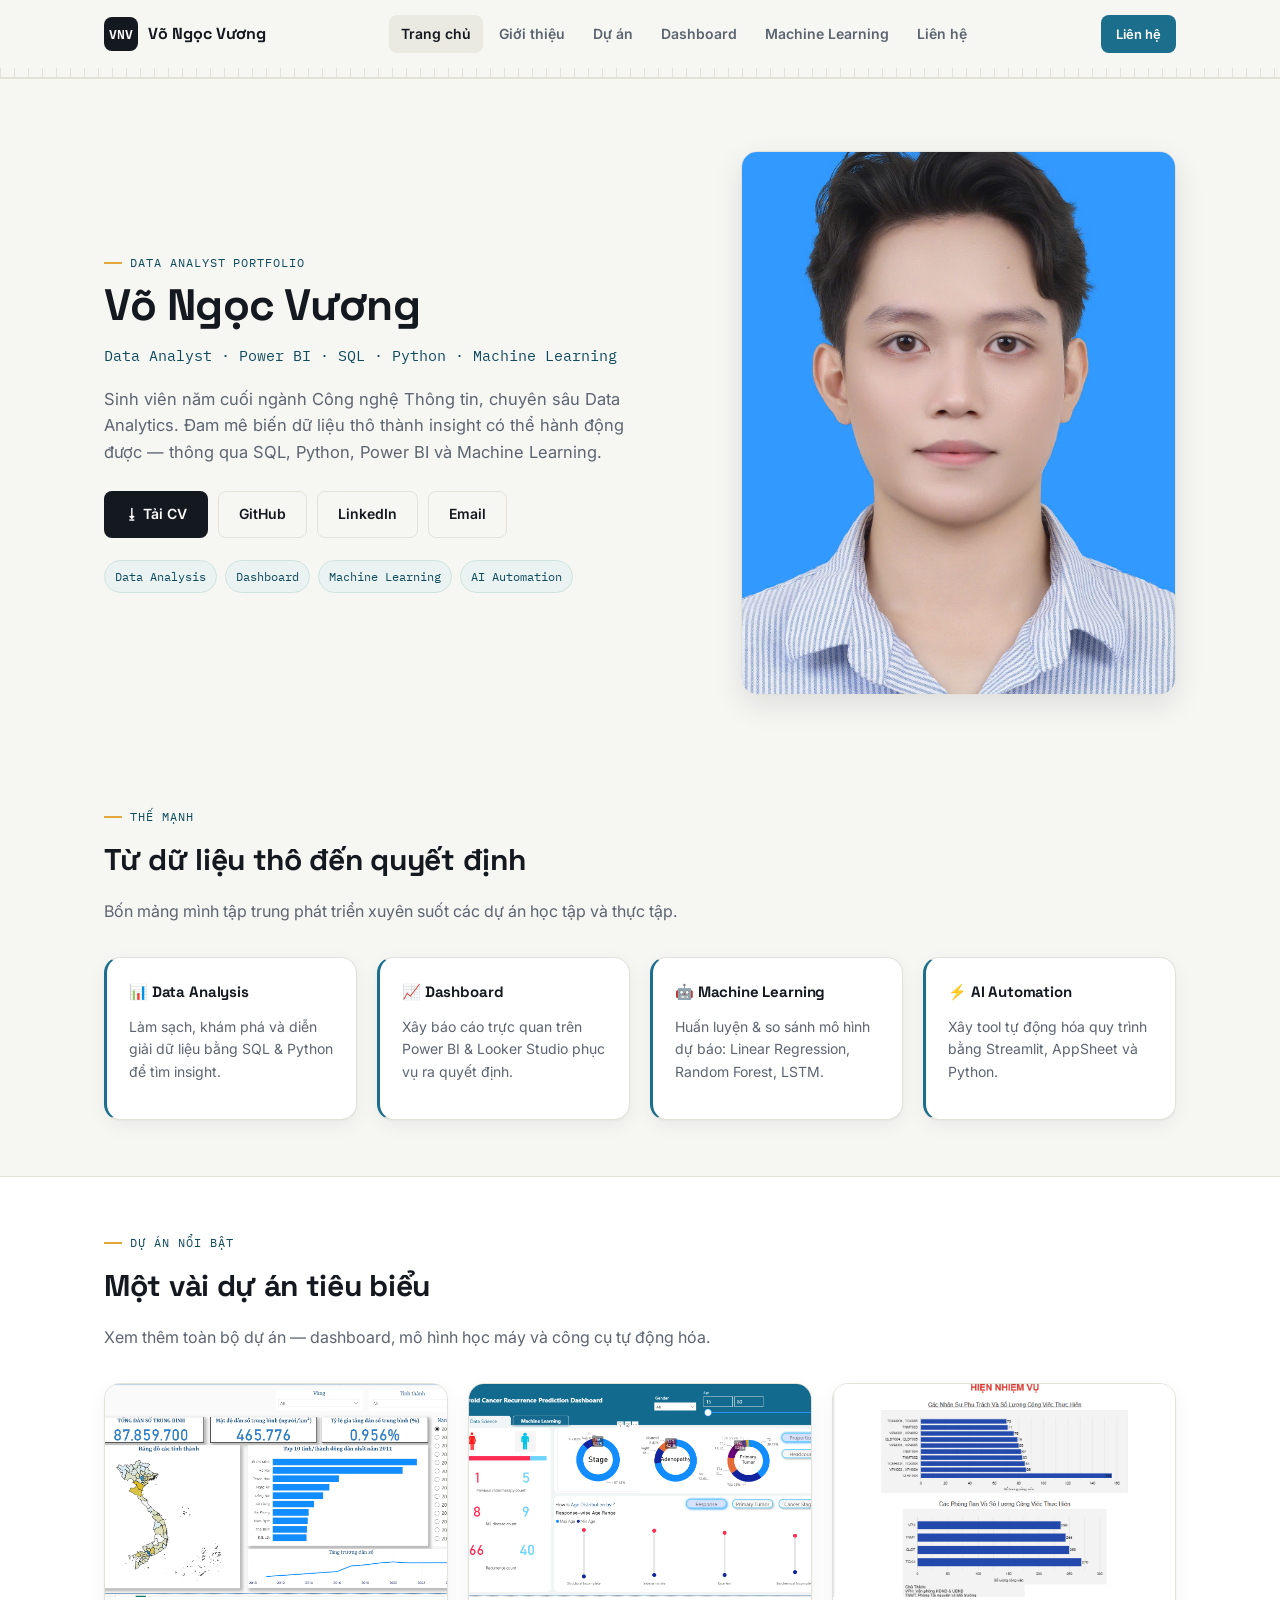
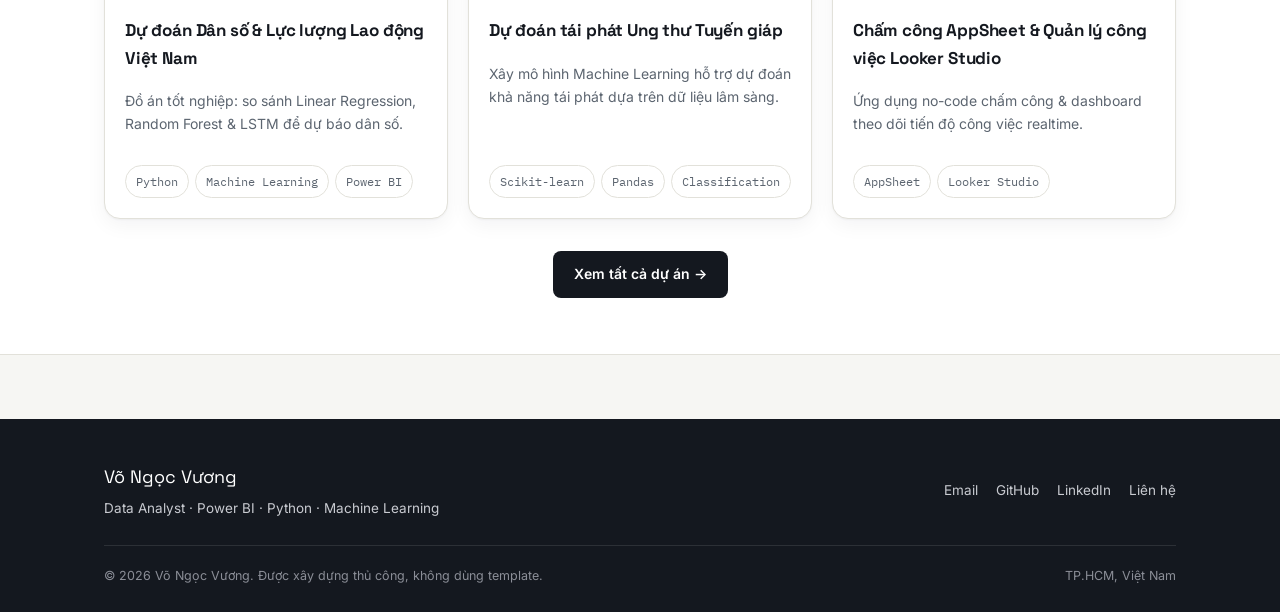
<file: index.html>
<!DOCTYPE html>
<html lang="vi">
<head>
<meta charset="UTF-8">
<meta name="viewport" content="width=device-width, initial-scale=1.0">
<title>Võ Ngọc Vương — Data Analyst Portfolio</title>
<meta name="description" content="Portfolio của Võ Ngọc Vương — Data Analyst, chuyên Power BI, SQL, Python và Machine Learning.">
<link rel="stylesheet" href="css/style.css">
</head>
<body>

<nav class="site-nav">
  <div class="container nav-row">
    <a href="index.html" class="nav-brand">
      <span class="badge">VNV</span>
      <span class="name">Võ Ngọc Vương</span>
    </a>
    <div class="nav-links">
      <a href="index.html">Trang chủ</a>
      <a href="about.html">Giới thiệu</a>
      <a href="projects.html">Dự án</a>
      <a href="dashboards.html">Dashboard</a>
      <a href="machine-learning.html">Machine Learning</a>
      <a href="contact.html">Liên hệ</a>
    </div>
    <div class="nav-cta">
      <a href="contact.html" class="btn btn-accent btn-sm"><span class="full">Liên hệ</span></a>
      <button class="nav-toggle" aria-label="Mở menu"><span></span></button>
    </div>
  </div>
  <div class="rule-ticks"></div>
</nav>

<!-- ================= HERO ================= -->
<header class="hero">
  <div class="container hero-grid">
    <div class="reveal">
      <div class="eyebrow">Data Analyst Portfolio</div>
      <h1>Võ Ngọc Vương</h1>
      <p class="role mono">Data Analyst · Power BI · SQL · Python · Machine Learning</p>
      <p class="lede">Sinh viên năm cuối ngành Công nghệ Thông tin, chuyên sâu Data Analytics. Đam mê biến dữ liệu thô thành insight có thể hành động được — thông qua SQL, Python, Power BI và Machine Learning.</p>
      <div class="hero-actions">
        <a href="assets/docs/CV-Vo-Ngoc-Vuong.docx" class="btn btn-primary" download>⭳ Tải CV</a>
        <a href="https://github.com/" target="_blank" rel="noopener" class="btn btn-outline">GitHub</a>
        <a href="https://linkedin.com/" target="_blank" rel="noopener" class="btn btn-outline">LinkedIn</a>
        <a href="mailto:vngocvuongha@gmail.com" class="btn btn-outline">Email</a>
      </div>
      <div class="hero-tags">
        <span class="chip on-accent">Data Analysis</span>
        <span class="chip on-accent">Dashboard</span>
        <span class="chip on-accent">Machine Learning</span>
        <span class="chip on-accent">AI Automation</span>
      </div>
    </div>
    <div class="hero-portrait reveal">
      <img src="assets/img/avatar/avatar.jpg" alt="Ảnh chân dung Võ Ngọc Vương">
    </div>
  </div>
</header>

<!-- ================= STRENGTHS ================= -->
<section class="section">
  <div class="container">
    <div class="section-head">
      <div class="eyebrow">Thế mạnh</div>
      <h2>Từ dữ liệu thô đến quyết định</h2>
      <p>Bốn mảng mình tập trung phát triển xuyên suốt các dự án học tập và thực tập.</p>
    </div>
    <div class="grid grid-4">
      <div class="card skill-card">
        <h3>📊 Data Analysis</h3>
        <p class="desc" style="color:var(--muted); font-size:14px;">Làm sạch, khám phá và diễn giải dữ liệu bằng SQL &amp; Python để tìm insight.</p>
      </div>
      <div class="card skill-card">
        <h3>📈 Dashboard</h3>
        <p class="desc" style="color:var(--muted); font-size:14px;">Xây báo cáo trực quan trên Power BI &amp; Looker Studio phục vụ ra quyết định.</p>
      </div>
      <div class="card skill-card">
        <h3>🤖 Machine Learning</h3>
        <p class="desc" style="color:var(--muted); font-size:14px;">Huấn luyện &amp; so sánh mô hình dự báo: Linear Regression, Random Forest, LSTM.</p>
      </div>
      <div class="card skill-card">
        <h3>⚡ AI Automation</h3>
        <p class="desc" style="color:var(--muted); font-size:14px;">Xây tool tự động hóa quy trình bằng Streamlit, AppSheet và Python.</p>
      </div>
    </div>
  </div>
</section>

<!-- ================= FEATURED PROJECTS ================= -->
<section class="section section-alt">
  <div class="container">
    <div class="section-head">
      <div class="eyebrow">Dự án nổi bật</div>
      <h2>Một vài dự án tiêu biểu</h2>
      <p>Xem thêm toàn bộ dự án — dashboard, mô hình học máy và công cụ tự động hóa.</p>
    </div>
    <div class="grid grid-3">

      <a href="projects.html#du-doan-dan-so" class="card project-card">
        <div class="project-media"><img src="assets/img/projects/du-doan-dan-so/dashboard.png" alt="Dashboard dự đoán dân số Việt Nam"></div>
        <div class="project-body">
          <h3>Dự đoán Dân số &amp; Lực lượng Lao động Việt Nam</h3>
          <p class="desc">Đồ án tốt nghiệp: so sánh Linear Regression, Random Forest &amp; LSTM để dự báo dân số.</p>
          <div class="project-tags"><span class="chip">Python</span><span class="chip">Machine Learning</span><span class="chip">Power BI</span></div>
        </div>
      </a>

      <a href="projects.html#ung-thu-tuyen-giap" class="card project-card">
        <div class="project-media"><img src="assets/img/projects/ung-thu-tuyen-giap/1.png" alt="Mô hình dự đoán ung thư tuyến giáp"></div>
        <div class="project-body">
          <h3>Dự đoán tái phát Ung thư Tuyến giáp</h3>
          <p class="desc">Xây mô hình Machine Learning hỗ trợ dự đoán khả năng tái phát dựa trên dữ liệu lâm sàng.</p>
          <div class="project-tags"><span class="chip">Scikit-learn</span><span class="chip">Pandas</span><span class="chip">Classification</span></div>
        </div>
      </a>

      <a href="projects.html#chamcong-appsheet" class="card project-card">
        <div class="project-media"><img src="assets/img/projects/chamcong-appsheet/1.png" alt="Mô hình chấm công AppSheet"></div>
        <div class="project-body">
          <h3>Chấm công AppSheet &amp; Quản lý công việc Looker Studio</h3>
          <p class="desc">Ứng dụng no-code chấm công &amp; dashboard theo dõi tiến độ công việc realtime.</p>
          <div class="project-tags"><span class="chip">AppSheet</span><span class="chip">Looker Studio</span></div>
        </div>
      </a>

    </div>
    <div style="text-align:center; margin-top:32px;">
      <a href="projects.html" class="btn btn-primary">Xem tất cả dự án →</a>
    </div>
  </div>
</section>

<!-- ================= FOOTER ================= -->
<footer class="site-footer">
  <div class="container">
    <div class="footer-row">
      <div>
        <div style="font-family:var(--font-display); font-size:18px; color:#fff; margin-bottom:6px;">Võ Ngọc Vương</div>
        <div style="font-size:13.5px;">Data Analyst · Power BI · Python · Machine Learning</div>
      </div>
      <div class="footer-links">
        <a href="mailto:vngocvuongha@gmail.com">Email</a>
        <a href="https://github.com/" target="_blank" rel="noopener">GitHub</a>
        <a href="https://linkedin.com/" target="_blank" rel="noopener">LinkedIn</a>
        <a href="contact.html">Liên hệ</a>
      </div>
    </div>
    <div class="footer-bottom">
      <span>© <span data-year></span> Võ Ngọc Vương. Được xây dựng thủ công, không dùng template.</span>
      <span>TP.HCM, Việt Nam</span>
    </div>
  </div>
</footer>

<script src="js/main.js"></script>
</body>
</html>
</file>
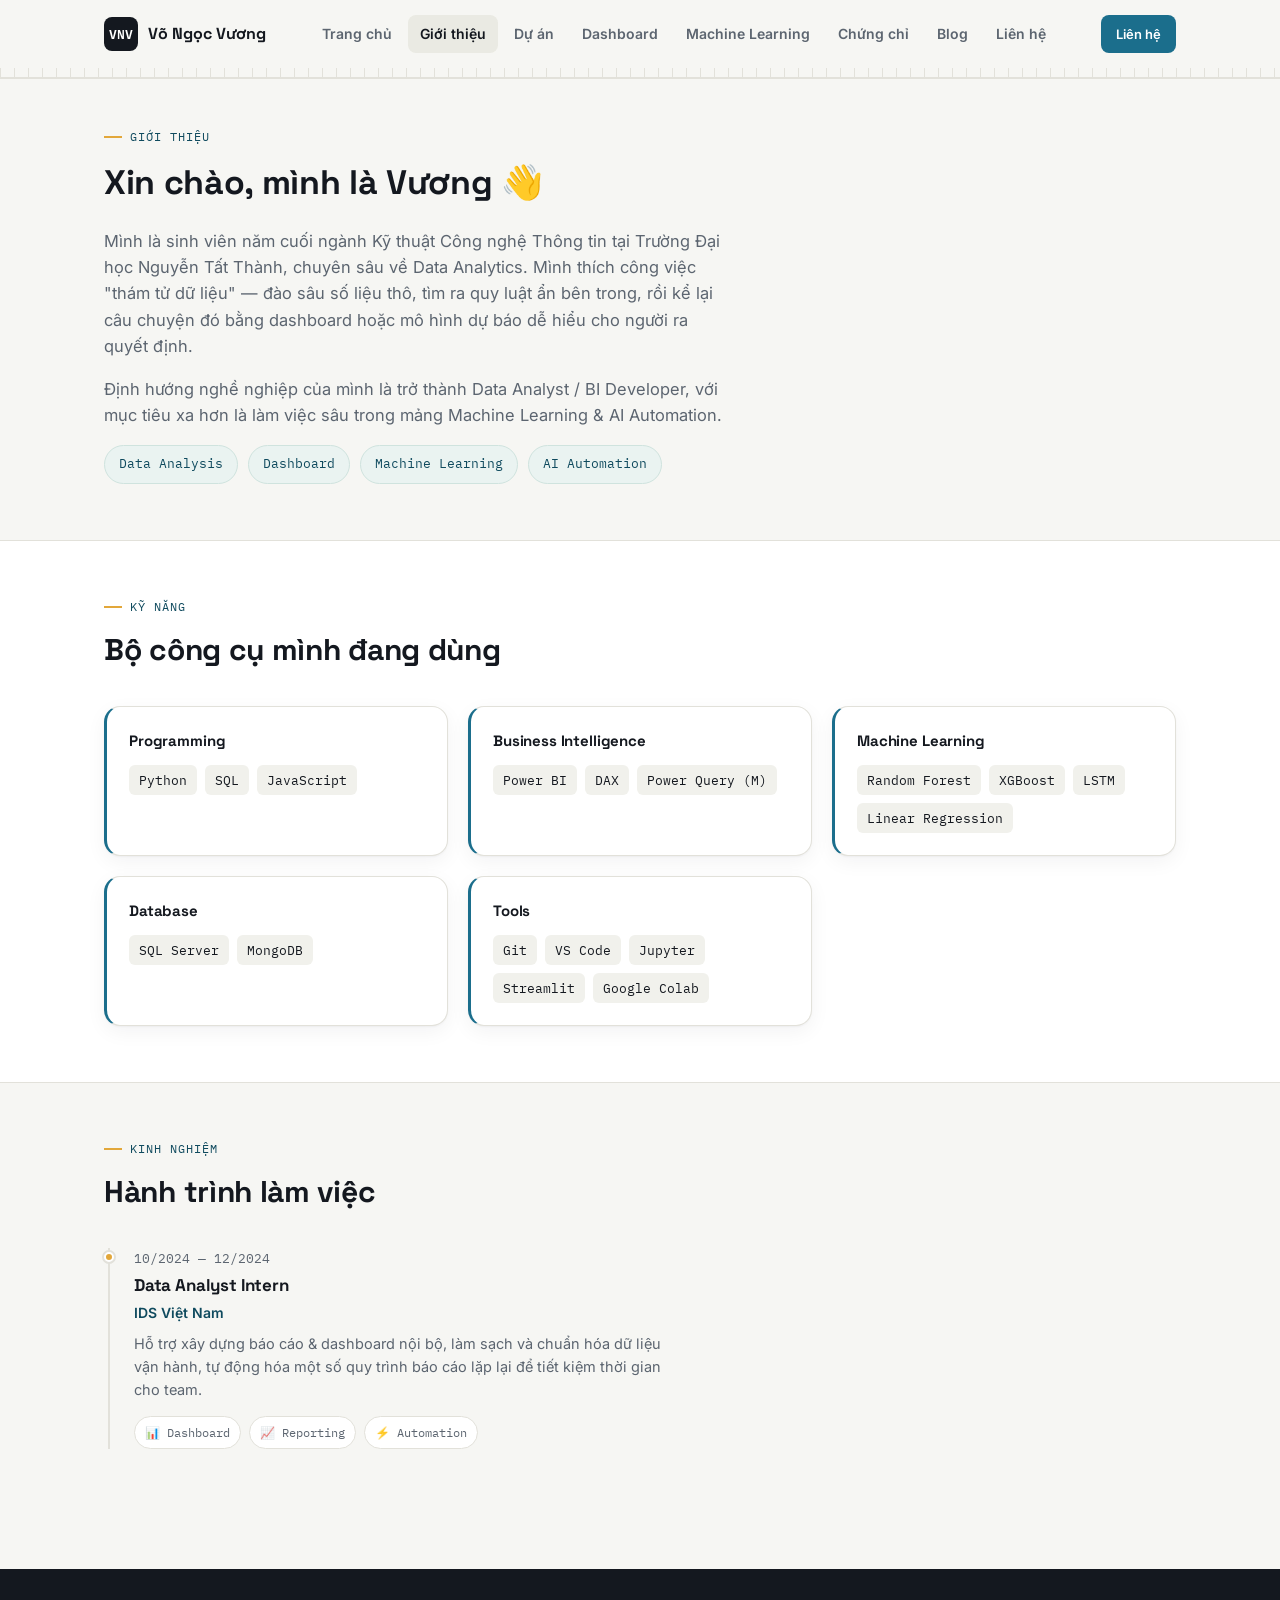
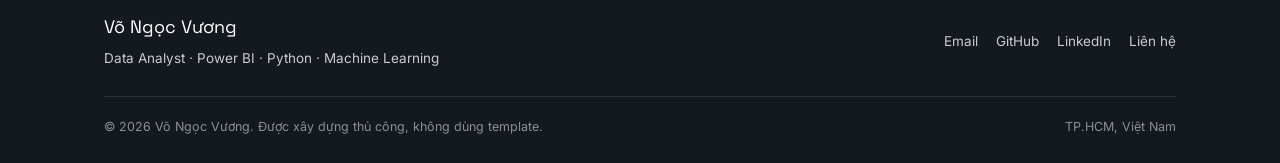
<file: about.html>
<!DOCTYPE html>
<html lang="vi">
<head>
<meta charset="UTF-8">
<meta name="viewport" content="width=device-width, initial-scale=1.0">
<title>Giới thiệu — Võ Ngọc Vương</title>
<link rel="stylesheet" href="css/style.css">
</head>
<body>

<nav class="site-nav">
  <div class="container nav-row">
    <a href="index.html" class="nav-brand">
      <span class="badge">VNV</span>
      <span class="name">Võ Ngọc Vương</span>
    </a>
    <div class="nav-links">
      <a href="index.html">Trang chủ</a>
      <a href="about.html">Giới thiệu</a>
      <a href="projects.html">Dự án</a>
      <a href="dashboards.html">Dashboard</a>
      <a href="machine-learning.html">Machine Learning</a>
      <a href="certificates.html">Chứng chỉ</a>
      <a href="blog.html">Blog</a>
      <a href="contact.html">Liên hệ</a>
    </div>
    <div class="nav-cta">
      <a href="contact.html" class="btn btn-accent btn-sm"><span class="full">Liên hệ</span></a>
      <button class="nav-toggle" aria-label="Mở menu"><span></span></button>
    </div>
  </div>
  <div class="rule-ticks"></div>
</nav>

<!-- ================= ABOUT ================= -->
<section class="section" style="padding-top:48px;">
  <div class="container">
    <div class="eyebrow">Giới thiệu</div>
    <h2 style="font-size:34px; max-width:20ch;">Xin chào, mình là Vương 👋</h2>
    <p style="max-width:62ch; font-size:16.5px; color:var(--muted);">
      Mình là sinh viên năm cuối ngành Kỹ thuật Công nghệ Thông tin tại Trường Đại học Nguyễn Tất Thành,
      chuyên sâu về Data Analytics. Mình thích công việc "thám tử dữ liệu" — đào sâu số liệu thô,
      tìm ra quy luật ẩn bên trong, rồi kể lại câu chuyện đó bằng dashboard hoặc mô hình dự báo dễ hiểu
      cho người ra quyết định.
    </p>
    <p style="max-width:62ch; font-size:16.5px; color:var(--muted);">
      Định hướng nghề nghiệp của mình là trở thành Data Analyst / BI Developer, với mục tiêu xa hơn
      là làm việc sâu trong mảng Machine Learning &amp; AI Automation.
    </p>
    <div class="strength-list">
      <span class="chip on-accent">Data Analysis</span>
      <span class="chip on-accent">Dashboard</span>
      <span class="chip on-accent">Machine Learning</span>
      <span class="chip on-accent">AI Automation</span>
    </div>
  </div>
</section>

<!-- ================= SKILLS ================= -->
<section class="section section-alt">
  <div class="container">
    <div class="section-head">
      <div class="eyebrow">Kỹ năng</div>
      <h2>Bộ công cụ mình đang dùng</h2>
    </div>
    <div class="grid grid-3">
      <div class="card skill-card">
        <h3>Programming</h3>
        <ul>
          <li>Python</li><li>SQL</li><li>JavaScript</li>
        </ul>
      </div>
      <div class="card skill-card">
        <h3>Business Intelligence</h3>
        <ul>
          <li>Power BI</li><li>DAX</li><li>Power Query (M)</li>
        </ul>
      </div>
      <div class="card skill-card">
        <h3>Machine Learning</h3>
        <ul>
          <li>Random Forest</li><li>XGBoost</li><li>LSTM</li><li>Linear Regression</li>
        </ul>
      </div>
      <div class="card skill-card">
        <h3>Database</h3>
        <ul>
          <li>SQL Server</li><li>MongoDB</li>
        </ul>
      </div>
      <div class="card skill-card">
        <h3>Tools</h3>
        <ul>
          <li>Git</li><li>VS Code</li><li>Jupyter</li><li>Streamlit</li><li>Google Colab</li>
        </ul>
      </div>
    </div>
  </div>
</section>

<!-- ================= EXPERIENCE ================= -->
<section class="section">
  <div class="container">
    <div class="section-head">
      <div class="eyebrow">Kinh nghiệm</div>
      <h2>Hành trình làm việc</h2>
    </div>
    <div class="timeline">
      <div class="timeline-item">
        <div class="when">10/2024 — 12/2024</div>
        <h3>Data Analyst Intern</h3>
        <div class="org">IDS Việt Nam</div>
        <p style="color:var(--muted); font-size:14.5px; max-width:60ch;">
          Hỗ trợ xây dựng báo cáo &amp; dashboard nội bộ, làm sạch và chuẩn hóa dữ liệu vận hành,
          tự động hóa một số quy trình báo cáo lặp lại để tiết kiệm thời gian cho team.
        </p>
        <div class="tags">
          <span class="chip">📊 Dashboard</span>
          <span class="chip">📈 Reporting</span>
          <span class="chip">⚡ Automation</span>
        </div>
      </div>
    </div>
  </div>
</section>

<!-- ================= FOOTER ================= -->
<footer class="site-footer">
  <div class="container">
    <div class="footer-row">
      <div>
        <div style="font-family:var(--font-display); font-size:18px; color:#fff; margin-bottom:6px;">Võ Ngọc Vương</div>
        <div style="font-size:13.5px;">Data Analyst · Power BI · Python · Machine Learning</div>
      </div>
      <div class="footer-links">
        <a href="mailto:vngocvuongha@gmail.com">Email</a>
        <a href="https://github.com/" target="_blank" rel="noopener">GitHub</a>
        <a href="https://linkedin.com/" target="_blank" rel="noopener">LinkedIn</a>
        <a href="contact.html">Liên hệ</a>
      </div>
    </div>
    <div class="footer-bottom">
      <span>© <span data-year></span> Võ Ngọc Vương. Được xây dựng thủ công, không dùng template.</span>
      <span>TP.HCM, Việt Nam</span>
    </div>
  </div>
</footer>

<script src="js/main.js"></script>
</body>
</html>
</file>
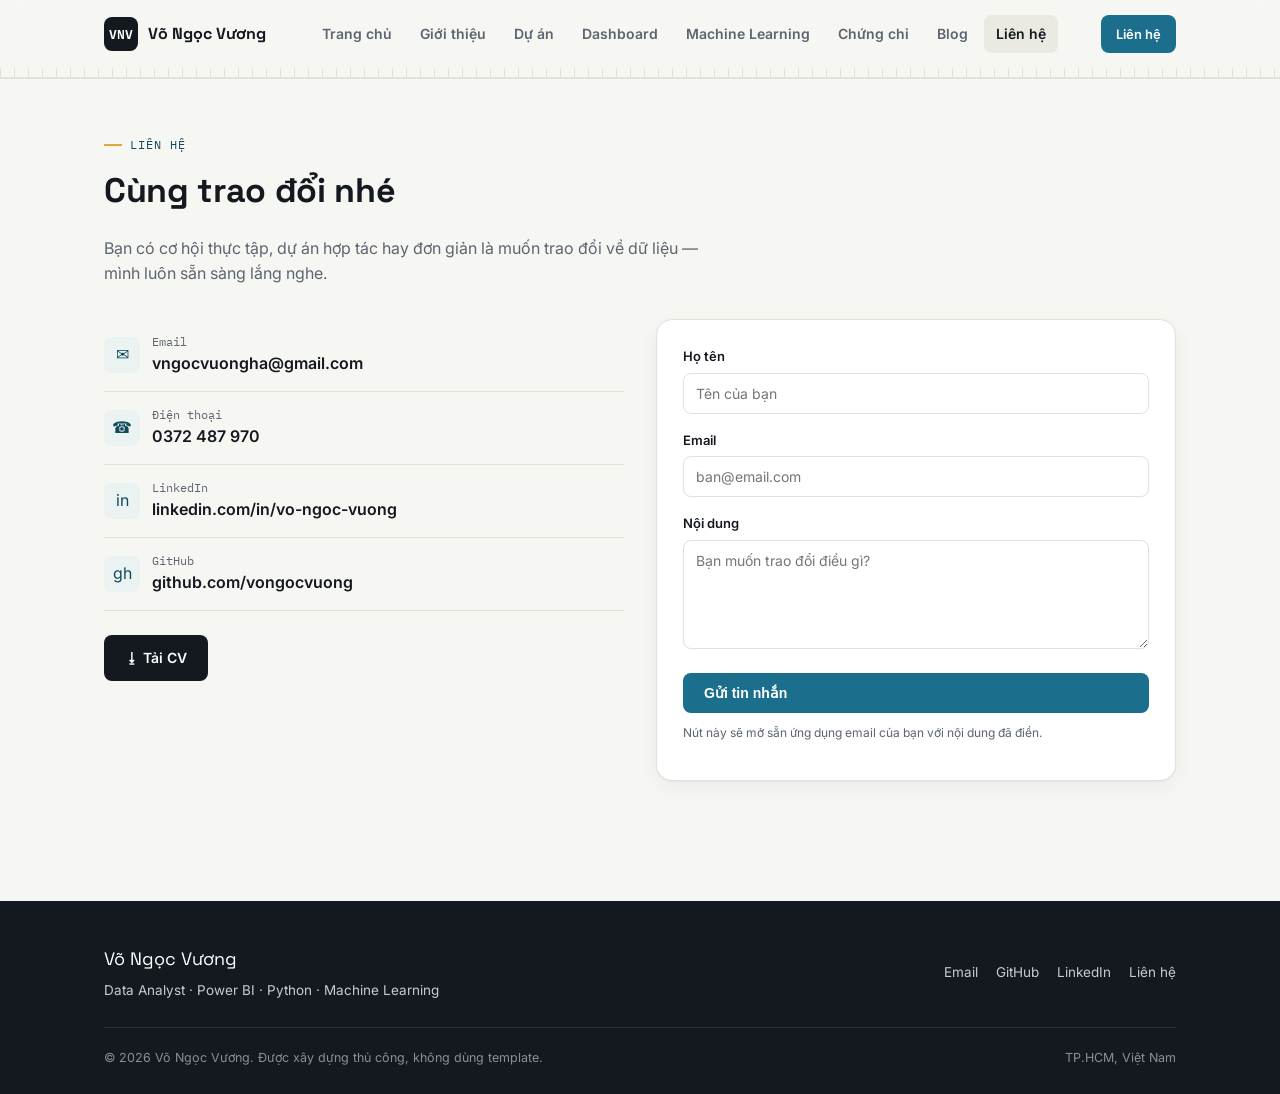
<file: contact.html>
<!DOCTYPE html>
<html lang="vi">
<head>
<meta charset="UTF-8">
<meta name="viewport" content="width=device-width, initial-scale=1.0">
<title>Liên hệ — Võ Ngọc Vương</title>
<link rel="stylesheet" href="css/style.css">
</head>
<body>

<nav class="site-nav">
  <div class="container nav-row">
    <a href="index.html" class="nav-brand">
      <span class="badge">VNV</span>
      <span class="name">Võ Ngọc Vương</span>
    </a>
    <div class="nav-links">
      <a href="index.html">Trang chủ</a>
      <a href="about.html">Giới thiệu</a>
      <a href="projects.html">Dự án</a>
      <a href="dashboards.html">Dashboard</a>
      <a href="machine-learning.html">Machine Learning</a>
      <a href="certificates.html">Chứng chỉ</a>
      <a href="blog.html">Blog</a>
      <a href="contact.html">Liên hệ</a>
    </div>
    <div class="nav-cta">
      <a href="contact.html" class="btn btn-accent btn-sm"><span class="full">Liên hệ</span></a>
      <button class="nav-toggle" aria-label="Mở menu"><span></span></button>
    </div>
  </div>
  <div class="rule-ticks"></div>
</nav>

<header class="section" style="padding-bottom:8px;">
  <div class="container">
    <div class="eyebrow">Liên hệ</div>
    <h1 style="font-size:34px;">Cùng trao đổi nhé</h1>
    <p style="max-width:60ch; color:var(--muted);">Bạn có cơ hội thực tập, dự án hợp tác hay đơn giản là muốn trao đổi về dữ liệu — mình luôn sẵn sàng lắng nghe.</p>
  </div>
</header>

<section class="section" style="padding-top:8px;">
  <div class="container contact-grid">

    <div>
      <ul class="contact-list">
        <li>
          <span class="icon">✉</span>
          <div><div class="label">Email</div><a class="value" href="mailto:vngocvuongha@gmail.com">vngocvuongha@gmail.com</a></div>
        </li>
        <li>
          <span class="icon">☎</span>
          <div><div class="label">Điện thoại</div><a class="value" href="tel:0372487970">0372 487 970</a></div>
        </li>
        <li>
          <span class="icon">in</span>
          <div><div class="label">LinkedIn</div><a class="value" href="https://linkedin.com/" target="_blank" rel="noopener">linkedin.com/in/vo-ngoc-vuong</a></div>
        </li>
        <li>
          <span class="icon">gh</span>
          <div><div class="label">GitHub</div><a class="value" href="https://github.com/" target="_blank" rel="noopener">github.com/vongocvuong</a></div>
        </li>
      </ul>
      <a href="assets/docs/CV-Vo-Ngoc-Vuong.pdf" class="btn btn-primary" style="margin-top:24px;" download>⭳ Tải CV</a>
    </div>

    <form id="contactForm" class="card" style="padding:26px;">
      <div class="form-field">
        <label for="name">Họ tên</label>
        <input type="text" id="name" name="name" required placeholder="Tên của bạn">
      </div>
      <div class="form-field">
        <label for="email">Email</label>
        <input type="email" id="email" name="email" required placeholder="ban@email.com">
      </div>
      <div class="form-field">
        <label for="message">Nội dung</label>
        <textarea id="message" name="message" rows="5" required placeholder="Bạn muốn trao đổi điều gì?"></textarea>
      </div>
      <button type="submit" class="btn btn-accent" style="width:100%;">Gửi tin nhắn</button>
      <p style="font-size:12px; color:var(--muted); margin-top:10px;">Nút này sẽ mở sẵn ứng dụng email của bạn với nội dung đã điền.</p>
    </form>

  </div>
</section>

<!-- ================= FOOTER ================= -->
<footer class="site-footer">
  <div class="container">
    <div class="footer-row">
      <div>
        <div style="font-family:var(--font-display); font-size:18px; color:#fff; margin-bottom:6px;">Võ Ngọc Vương</div>
        <div style="font-size:13.5px;">Data Analyst · Power BI · Python · Machine Learning</div>
      </div>
      <div class="footer-links">
        <a href="mailto:vngocvuongha@gmail.com">Email</a>
        <a href="https://github.com/" target="_blank" rel="noopener">GitHub</a>
        <a href="https://linkedin.com/" target="_blank" rel="noopener">LinkedIn</a>
        <a href="contact.html">Liên hệ</a>
      </div>
    </div>
    <div class="footer-bottom">
      <span>© <span data-year></span> Võ Ngọc Vương. Được xây dựng thủ công, không dùng template.</span>
      <span>TP.HCM, Việt Nam</span>
    </div>
  </div>
</footer>

<script src="js/main.js"></script>
</body>
</html>
</file>
<file: css/style.css>
/* ===================================================================
   Portfolio — Võ Ngọc Vương
   Design system: "Signal" — bảng điều khiển dữ liệu tối giản, tông giấy
   sáng + mực xanh thép + điểm nhấn hổ phách, chữ mono cho nhãn/số liệu.
   =================================================================== */

@import url('https://fonts.googleapis.com/css2?family=Space+Grotesk:wght@500;600;700&family=IBM+Plex+Mono:wght@400;500;600&family=Inter:wght@400;500;600;700&display=swap');

:root{
  --bg:#F6F6F3;
  --surface:#FFFFFF;
  --ink:#14181F;
  --muted:#5C6570;
  --line:#E2E1DA;
  --accent:#1B6E8C;
  --accent-ink:#0F4A5E;
  --accent-2:#E2A73A;
  --danger:#C1443C;
  --radius:10px;
  --radius-lg:16px;
  --shadow:0 1px 2px rgba(20,24,31,.04), 0 6px 20px rgba(20,24,31,.05);
  --shadow-hover:0 10px 30px rgba(20,24,31,.10);
  --max:1120px;
  --font-display:'Space Grotesk', sans-serif;
  --font-mono:'IBM Plex Mono', monospace;
  --font-body:'Inter', sans-serif;
}

*,*::before,*::after{ box-sizing:border-box; }
html{ scroll-behavior:smooth; }
body{
  margin:0; background:var(--bg); color:var(--ink);
  font-family:var(--font-body); font-size:16px; line-height:1.6;
  -webkit-font-smoothing:antialiased;
}
img{ max-width:100%; display:block; }
a{ color:inherit; text-decoration:none; }
ul{ margin:0; padding:0; list-style:none; }
h1,h2,h3,h4{ font-family:var(--font-display); margin:0 0 .5em; letter-spacing:-0.01em; color:var(--ink); }
p{ margin:0 0 1em; }
.container{ max-width:var(--max); margin:0 auto; padding:0 24px; }
.mono{ font-family:var(--font-mono); }

::selection{ background:var(--accent-2); color:var(--ink); }
:focus-visible{ outline:2px solid var(--accent); outline-offset:2px; }

/* -------------------------------------------------------------
   Signature motif: thanh chia dạng vạch chia trục (axis ticks)
   ------------------------------------------------------------- */
.rule-ticks{
  height:10px; width:100%;
  background-image:repeating-linear-gradient(90deg, var(--line) 0 1px, transparent 1px 14px);
  background-position:0 100%;
  border-bottom:1px solid var(--line);
}
.eyebrow{
  font-family:var(--font-mono); font-size:12px; letter-spacing:.08em;
  text-transform:uppercase; color:var(--accent-ink); display:flex; align-items:center; gap:8px;
  margin-bottom:10px;
}
.eyebrow::before{ content:''; width:18px; height:2px; background:var(--accent-2); display:inline-block; }

/* -------------------------------------------------------------
   NAV
   ------------------------------------------------------------- */
.site-nav{
  position:sticky; top:0; z-index:100; background:rgba(246,246,243,.88);
  backdrop-filter:saturate(160%) blur(8px); border-bottom:1px solid var(--line);
}
.nav-row{ display:flex; align-items:center; justify-content:space-between; height:68px; }
.nav-brand{ display:flex; align-items:center; gap:10px; font-weight:700; }
.nav-brand .badge{
  width:34px; height:34px; border-radius:8px; background:var(--ink); color:#fff;
  display:flex; align-items:center; justify-content:center;
  font-family:var(--font-mono); font-size:13px; font-weight:600;
}
.nav-brand .name{ font-family:var(--font-display); font-size:16px; }
.nav-links{ display:flex; gap:4px; align-items:center; }
.nav-links a{
  font-size:14px; font-weight:600; color:var(--muted); padding:8px 12px; border-radius:8px;
  transition:color .15s ease, background .15s ease;
}
.nav-links a:hover{ color:var(--ink); background:#EDEDE7; }
.nav-links a.active{ color:var(--ink); background:#EAEAE3; }
.nav-cta{ display:flex; align-items:center; gap:10px; }
.nav-toggle{
  display:none; width:38px; height:38px; border-radius:8px; border:1px solid var(--line);
  background:var(--surface); align-items:center; justify-content:center; cursor:pointer;
}
.nav-toggle span, .nav-toggle span::before, .nav-toggle span::after{
  content:''; display:block; width:18px; height:2px; background:var(--ink); position:relative;
}
.nav-toggle span::before{ position:absolute; top:-6px; } .nav-toggle span::after{ position:absolute; top:6px; }

/* -------------------------------------------------------------
   BUTTONS
   ------------------------------------------------------------- */
.btn{
  display:inline-flex; align-items:center; gap:8px; font-weight:600; font-size:14px;
  padding:11px 20px; border-radius:8px; border:1px solid transparent; cursor:pointer;
  transition:transform .15s ease, box-shadow .15s ease, background .15s ease, color .15s ease;
}
.btn:hover{ transform:translateY(-1px); }
.btn-primary{ background:var(--ink); color:#fff; }
.btn-primary:hover{ background:var(--accent-ink); box-shadow:var(--shadow-hover); }
.btn-accent{ background:var(--accent); color:#fff; }
.btn-accent:hover{ background:var(--accent-ink); box-shadow:var(--shadow-hover); }
.btn-outline{ background:transparent; border-color:var(--line); color:var(--ink); }
.btn-outline:hover{ border-color:var(--ink); }
.btn-sm{ padding:8px 14px; font-size:13px; }

/* -------------------------------------------------------------
   HERO
   ------------------------------------------------------------- */
.hero{ position:relative; overflow:hidden; padding:72px 0 56px; }
.hero-grid{ display:grid; grid-template-columns:1.15fr .85fr; gap:48px; align-items:center; }
.hero h1{ font-size:44px; line-height:1.08; margin-bottom:14px; }
.hero .role{ font-family:var(--font-mono); color:var(--accent-ink); font-size:15px; margin-bottom:18px; }
.hero .lede{ color:var(--muted); font-size:16.5px; max-width:56ch; }
.hero-actions{ display:flex; flex-wrap:wrap; gap:10px; margin-top:26px; }
.hero-portrait{
  position:relative; border-radius:var(--radius-lg); overflow:hidden;
  border:1px solid var(--line); box-shadow:var(--shadow-hover); aspect-ratio:4/5;
}
.hero-portrait img{ width:100%; height:100%; object-fit:cover; }
.hero-tags{ display:flex; flex-wrap:wrap; gap:8px; margin-top:22px; }

.chip{
  font-family:var(--font-mono); font-size:12px; padding:6px 10px; border-radius:999px;
  border:1px solid var(--line); background:var(--surface); color:var(--muted);
}
.chip.on-accent{ background:#EAF3F1; color:var(--accent-ink); border-color:#CFE3DE; }

/* -------------------------------------------------------------
   SECTION
   ------------------------------------------------------------- */
.section{ padding:56px 0; }
.section-head{ max-width:640px; margin-bottom:32px; }
.section-head h2{ font-size:30px; }
.section-head p{ color:var(--muted); }
.section-alt{ background:var(--surface); border-top:1px solid var(--line); border-bottom:1px solid var(--line); }

/* -------------------------------------------------------------
   CARD
   ------------------------------------------------------------- */
.card{
  background:var(--surface); border:1px solid var(--line); border-radius:var(--radius-lg);
  box-shadow:var(--shadow); transition:box-shadow .2s ease, transform .2s ease;
}
.card:hover{ box-shadow:var(--shadow-hover); transform:translateY(-2px); }

.grid{ display:grid; gap:20px; }
.grid-2{ grid-template-columns:repeat(2,1fr); }
.grid-3{ grid-template-columns:repeat(3,1fr); }
.grid-4{ grid-template-columns:repeat(4,1fr); }

/* -------------------------------------------------------------
   ABOUT / SKILLS
   ------------------------------------------------------------- */
.skill-card{ padding:22px; border-left:3px solid var(--accent); }
.skill-card h3{ font-size:15px; margin-bottom:12px; }
.skill-card ul{ display:flex; flex-wrap:wrap; gap:8px; }
.skill-card li{
  font-family:var(--font-mono); font-size:12.5px; background:#F1F1EC; color:var(--ink);
  padding:5px 10px; border-radius:6px;
}
.strength-list{ display:flex; flex-wrap:wrap; gap:10px; margin-top:8px; }
.strength-list .chip{ font-size:13px; padding:8px 14px; }

/* -------------------------------------------------------------
   TIMELINE (Experience)
   ------------------------------------------------------------- */
.timeline{ border-left:2px solid var(--line); padding-left:24px; margin-left:4px; }
.timeline-item{ position:relative; padding-bottom:32px; }
.timeline-item:last-child{ padding-bottom:0; }
.timeline-item::before{
  content:''; position:absolute; left:-30px; top:4px; width:10px; height:10px;
  border-radius:50%; background:var(--accent-2); border:2px solid var(--surface); box-shadow:0 0 0 2px var(--line);
}
.timeline-item .when{ font-family:var(--font-mono); font-size:12.5px; color:var(--muted); }
.timeline-item h3{ font-size:17px; margin:4px 0 2px; }
.timeline-item .org{ color:var(--accent-ink); font-weight:600; font-size:14px; margin-bottom:8px; }
.timeline-item .tags{ display:flex; gap:8px; flex-wrap:wrap; margin-top:10px; }

/* -------------------------------------------------------------
   PROJECT CARD
   ------------------------------------------------------------- */
.project-card{ overflow:hidden; display:flex; flex-direction:column; }
.project-media{ position:relative; aspect-ratio:16/10; overflow:hidden; background:#EDEDE7; cursor:pointer; }
.project-media img{ width:100%; height:100%; object-fit:cover; transition:transform .4s ease; }
.project-card:hover .project-media img{ transform:scale(1.04); }
.project-media .count{
  position:absolute; right:10px; bottom:10px; background:rgba(20,24,31,.72); color:#fff;
  font-family:var(--font-mono); font-size:11.5px; padding:4px 8px; border-radius:6px;
}
.project-body{ padding:20px; display:flex; flex-direction:column; gap:10px; flex:1; }
.project-body h3{ font-size:17px; }
.project-body .desc{ color:var(--muted); font-size:14px; }
.project-tags{ display:flex; flex-wrap:wrap; gap:6px; margin-top:auto; padding-top:6px; }

.thumb-row{ display:flex; gap:6px; padding:8px 20px 0; }
.thumb-row img{
  width:52px; height:38px; object-fit:cover; border-radius:6px; cursor:pointer;
  border:1px solid var(--line); opacity:.85; transition:opacity .15s ease, transform .15s ease;
}
.thumb-row img:hover{ opacity:1; transform:translateY(-2px); }

details.project-more{ border-top:1px solid var(--line); }
details.project-more summary{
  cursor:pointer; padding:14px 20px; font-family:var(--font-mono); font-size:12.5px;
  color:var(--accent-ink); list-style:none; display:flex; align-items:center; justify-content:space-between;
}
details.project-more summary::-webkit-details-marker{ display:none; }
details.project-more summary::after{ content:'+'; font-size:16px; }
details.project-more[open] summary::after{ content:'−'; }
.project-more-body{ padding:0 20px 20px; color:var(--muted); font-size:14px; }
.project-more-body .pipeline{ display:flex; flex-wrap:wrap; gap:6px; align-items:center; font-family:var(--font-mono); font-size:12px; color:var(--ink); margin:10px 0; }
.project-more-body .pipeline span.arrow{ color:var(--muted); }
.project-more-body .stat-row{ display:flex; gap:18px; flex-wrap:wrap; margin-top:10px; }
.project-more-body .stat{ font-family:var(--font-mono); font-size:12.5px; }
.project-more-body .stat b{ display:block; font-size:18px; font-family:var(--font-display); color:var(--ink); }

/* -------------------------------------------------------------
   GALLERY (Dashboard page + lightbox)
   ------------------------------------------------------------- */
.gallery-item{ cursor:pointer; overflow:hidden; }
.gallery-item .project-media{ aspect-ratio:16/10; }
.gallery-caption{ padding:14px 18px; }
.gallery-caption h3{ font-size:15px; margin-bottom:2px; }
.gallery-caption .tag{ font-family:var(--font-mono); font-size:11.5px; color:var(--muted); }

.lightbox{
  position:fixed; inset:0; background:rgba(15,17,21,.88); display:none; align-items:center;
  justify-content:center; z-index:200; padding:32px;
}
.lightbox.open{ display:flex; }
.lightbox img{ max-width:min(90vw, 1000px); max-height:86vh; border-radius:10px; box-shadow:0 20px 60px rgba(0,0,0,.5); }
.lightbox-close{
  position:absolute; top:24px; right:28px; width:40px; height:40px; border-radius:50%;
  background:rgba(255,255,255,.12); color:#fff; border:none; font-size:20px; cursor:pointer;
}
.lightbox-nav{
  position:absolute; top:50%; transform:translateY(-50%); background:rgba(255,255,255,.12);
  color:#fff; border:none; width:44px; height:44px; border-radius:50%; font-size:20px; cursor:pointer;
}
.lightbox-prev{ left:20px; } .lightbox-next{ right:20px; }
.lightbox-caption{ position:absolute; bottom:26px; left:0; right:0; text-align:center; color:#D8D8D2; font-family:var(--font-mono); font-size:13px; }

/* -------------------------------------------------------------
   MACHINE LEARNING page
   ------------------------------------------------------------- */
.model-card{ padding:22px; }
.model-card .eyebrow{ margin-bottom:6px; }
.model-card h3{ font-size:17px; }
.metric-grid{ display:grid; grid-template-columns:repeat(4,1fr); gap:14px; margin-top:14px; }
.metric{ background:#F6F6F3; border-radius:8px; padding:12px; text-align:center; }
.metric b{ display:block; font-family:var(--font-display); font-size:20px; }
.metric span{ font-family:var(--font-mono); font-size:11px; color:var(--muted); }
.figure{ border:1px solid var(--line); border-radius:12px; overflow:hidden; background:var(--surface); }
.figure img{ width:100%; }
.figure figcaption{ padding:10px 14px; font-family:var(--font-mono); font-size:12px; color:var(--muted); border-top:1px solid var(--line); }

/* -------------------------------------------------------------
   CERTIFICATES / ACHIEVEMENTS
   ------------------------------------------------------------- */
.cert-card{ padding:20px; display:flex; gap:14px; align-items:flex-start; }
.cert-icon{
  width:42px; height:42px; border-radius:8px; background:#EAF3F1; color:var(--accent-ink);
  display:flex; align-items:center; justify-content:center; flex-shrink:0; font-family:var(--font-mono); font-weight:600;
}
.cert-card h3{ font-size:15px; margin-bottom:2px; }
.cert-card .issuer{ font-size:13px; color:var(--muted); }
.badge-note{
  margin-top:6px; font-family:var(--font-mono); font-size:11.5px; color:var(--accent-2); background:#FBF3E3;
  display:inline-block; padding:3px 8px; border-radius:6px;
}
.achieve-card{ padding:22px; border-left:3px solid var(--accent-2); }

/* -------------------------------------------------------------
   BLOG
   ------------------------------------------------------------- */
.blog-card{ padding:22px; display:flex; flex-direction:column; gap:10px; }
.blog-card .cat{ font-family:var(--font-mono); font-size:11.5px; color:var(--accent-ink); text-transform:uppercase; letter-spacing:.06em; }
.blog-card h3{ font-size:17px; }
.blog-card .meta{ font-family:var(--font-mono); font-size:12px; color:var(--muted); }
.notice-banner{
  background:#FBF3E3; border:1px solid #F0DEB2; color:#7A5A12; border-radius:var(--radius);
  padding:14px 18px; font-size:13.5px; margin-bottom:28px;
}

/* -------------------------------------------------------------
   CONTACT
   ------------------------------------------------------------- */
.contact-grid{ display:grid; grid-template-columns:1fr 1fr; gap:32px; }
.contact-list li{ display:flex; align-items:center; gap:12px; padding:14px 0; border-bottom:1px solid var(--line); }
.contact-list .icon{
  width:36px; height:36px; border-radius:8px; background:#EAF3F1; color:var(--accent-ink);
  display:flex; align-items:center; justify-content:center; flex-shrink:0;
}
.contact-list .label{ font-family:var(--font-mono); font-size:11.5px; color:var(--muted); }
.contact-list .value{ font-weight:600; }
.form-field{ margin-bottom:16px; }
.form-field label{ display:block; font-size:13px; font-weight:600; margin-bottom:6px; }
.form-field input, .form-field textarea{
  width:100%; padding:11px 12px; border-radius:8px; border:1px solid var(--line); font-family:inherit; font-size:14px;
  background:var(--surface); resize:vertical;
}
.form-field input:focus, .form-field textarea:focus{ outline:2px solid var(--accent); outline-offset:1px; }

/* -------------------------------------------------------------
   FOOTER
   ------------------------------------------------------------- */
.site-footer{ background:var(--ink); color:#C9CBD1; padding:44px 0 26px; margin-top:64px; }
.footer-row{ display:flex; justify-content:space-between; align-items:center; flex-wrap:wrap; gap:16px; }
.footer-links{ display:flex; gap:18px; flex-wrap:wrap; }
.footer-links a{ font-size:13.5px; color:#C9CBD1; }
.footer-links a:hover{ color:#fff; }
.footer-bottom{
  margin-top:26px; padding-top:20px; border-top:1px solid rgba(255,255,255,.1);
  font-size:12.5px; color:#8B8E97; display:flex; justify-content:space-between; flex-wrap:wrap; gap:8px;
}

/* -------------------------------------------------------------
   ANIMATION
   ------------------------------------------------------------- */
@keyframes fadeUp{ from{ opacity:0; transform:translateY(14px); } to{ opacity:1; transform:translateY(0); } }
.reveal{ animation:fadeUp .5s ease both; }
@media (prefers-reduced-motion:reduce){ *{ animation-duration:.001ms !important; transition-duration:.001ms !important; scroll-behavior:auto !important; } }

/* -------------------------------------------------------------
   RESPONSIVE
   ------------------------------------------------------------- */
@media (max-width:960px){
  .hero-grid{ grid-template-columns:1fr; }
  .hero-portrait{ max-width:340px; margin:0 auto; }
  .grid-4{ grid-template-columns:repeat(2,1fr); }
  .grid-3{ grid-template-columns:repeat(2,1fr); }
  .contact-grid{ grid-template-columns:1fr; }
  .metric-grid{ grid-template-columns:repeat(2,1fr); }
}
@media (max-width:768px){
  .nav-links{
    position:fixed; top:68px; left:0; right:0; background:var(--surface); flex-direction:column;
    align-items:stretch; padding:12px; border-bottom:1px solid var(--line); display:none; gap:2px;
  }
  .nav-links.open{ display:flex; }
  .nav-links a{ padding:12px 14px; }
  .nav-toggle{ display:flex; }
  .nav-cta .btn-outline span.full{ display:none; }
  .hero h1{ font-size:32px; }
  .grid-2, .grid-3, .grid-4{ grid-template-columns:1fr; }
}
@media (max-width:480px){
  .hero{ padding:48px 0 36px; }
  .section{ padding:40px 0; }
}
</file>
